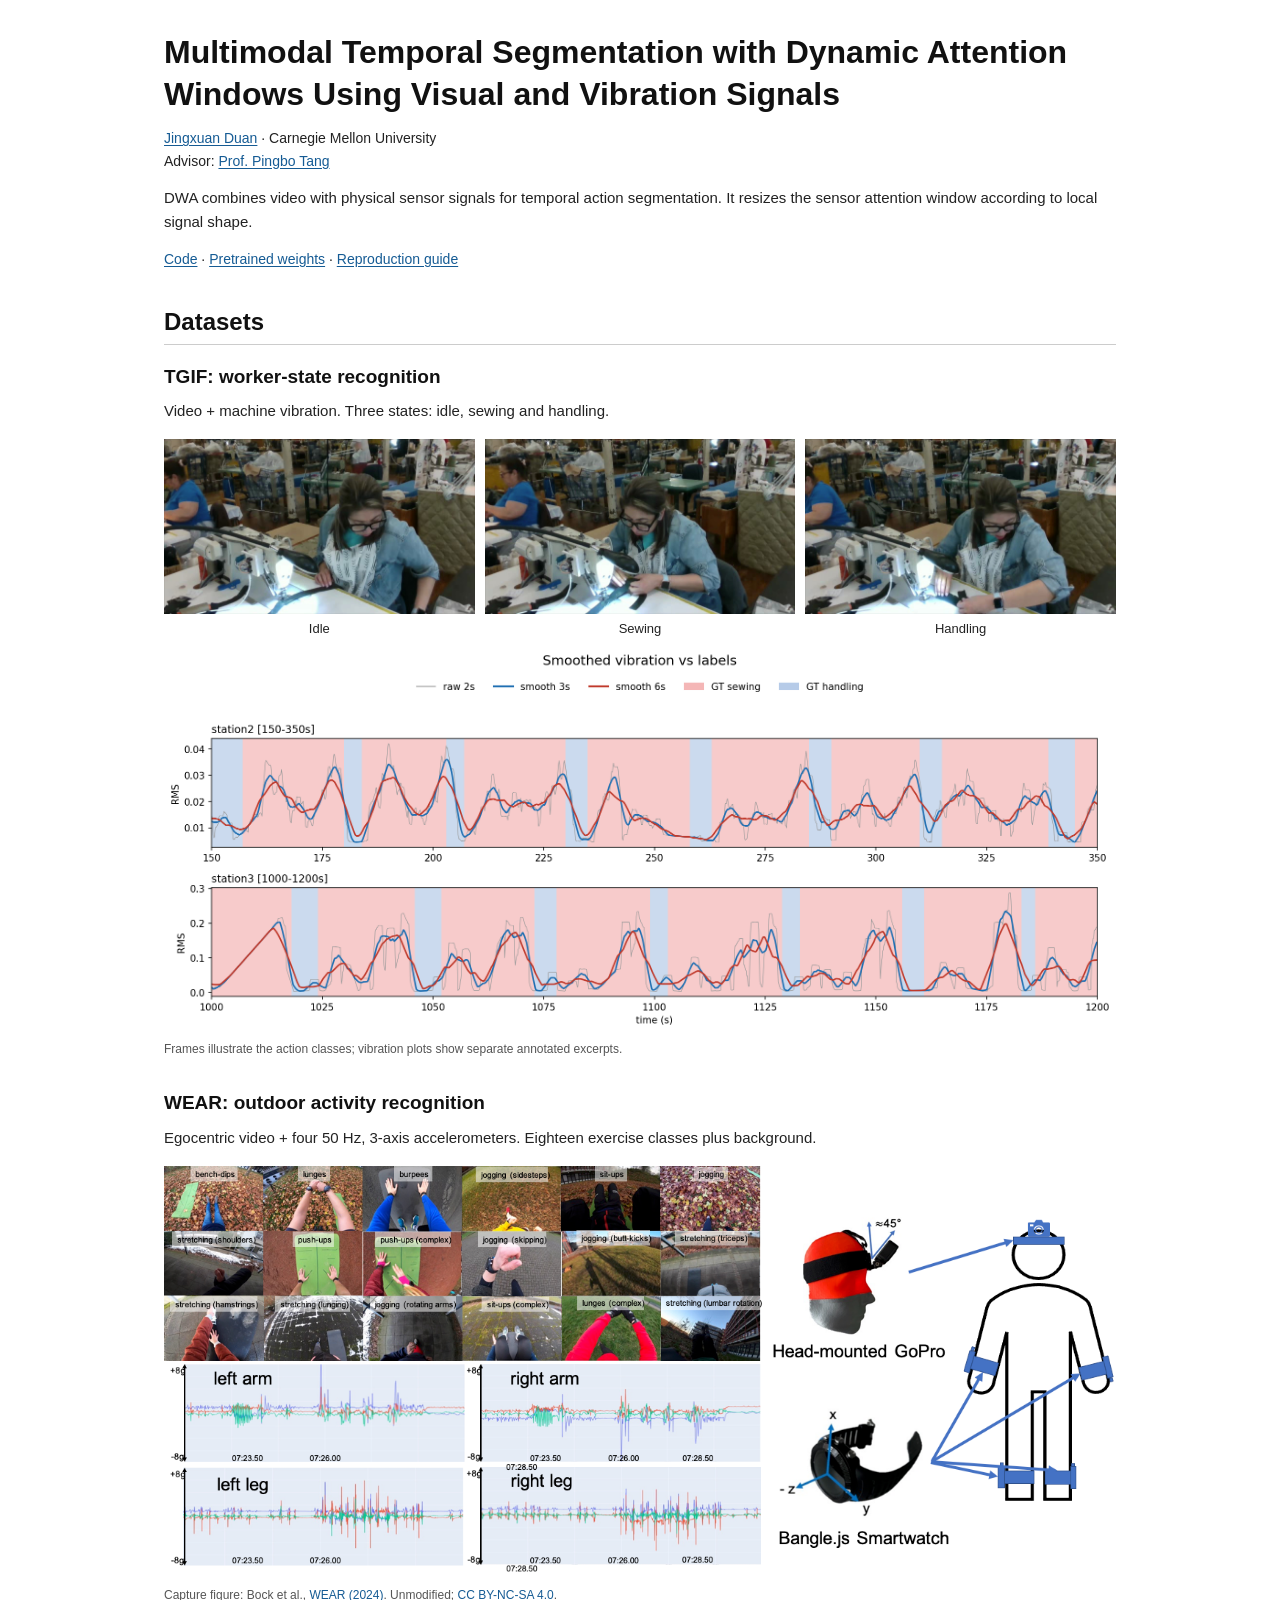
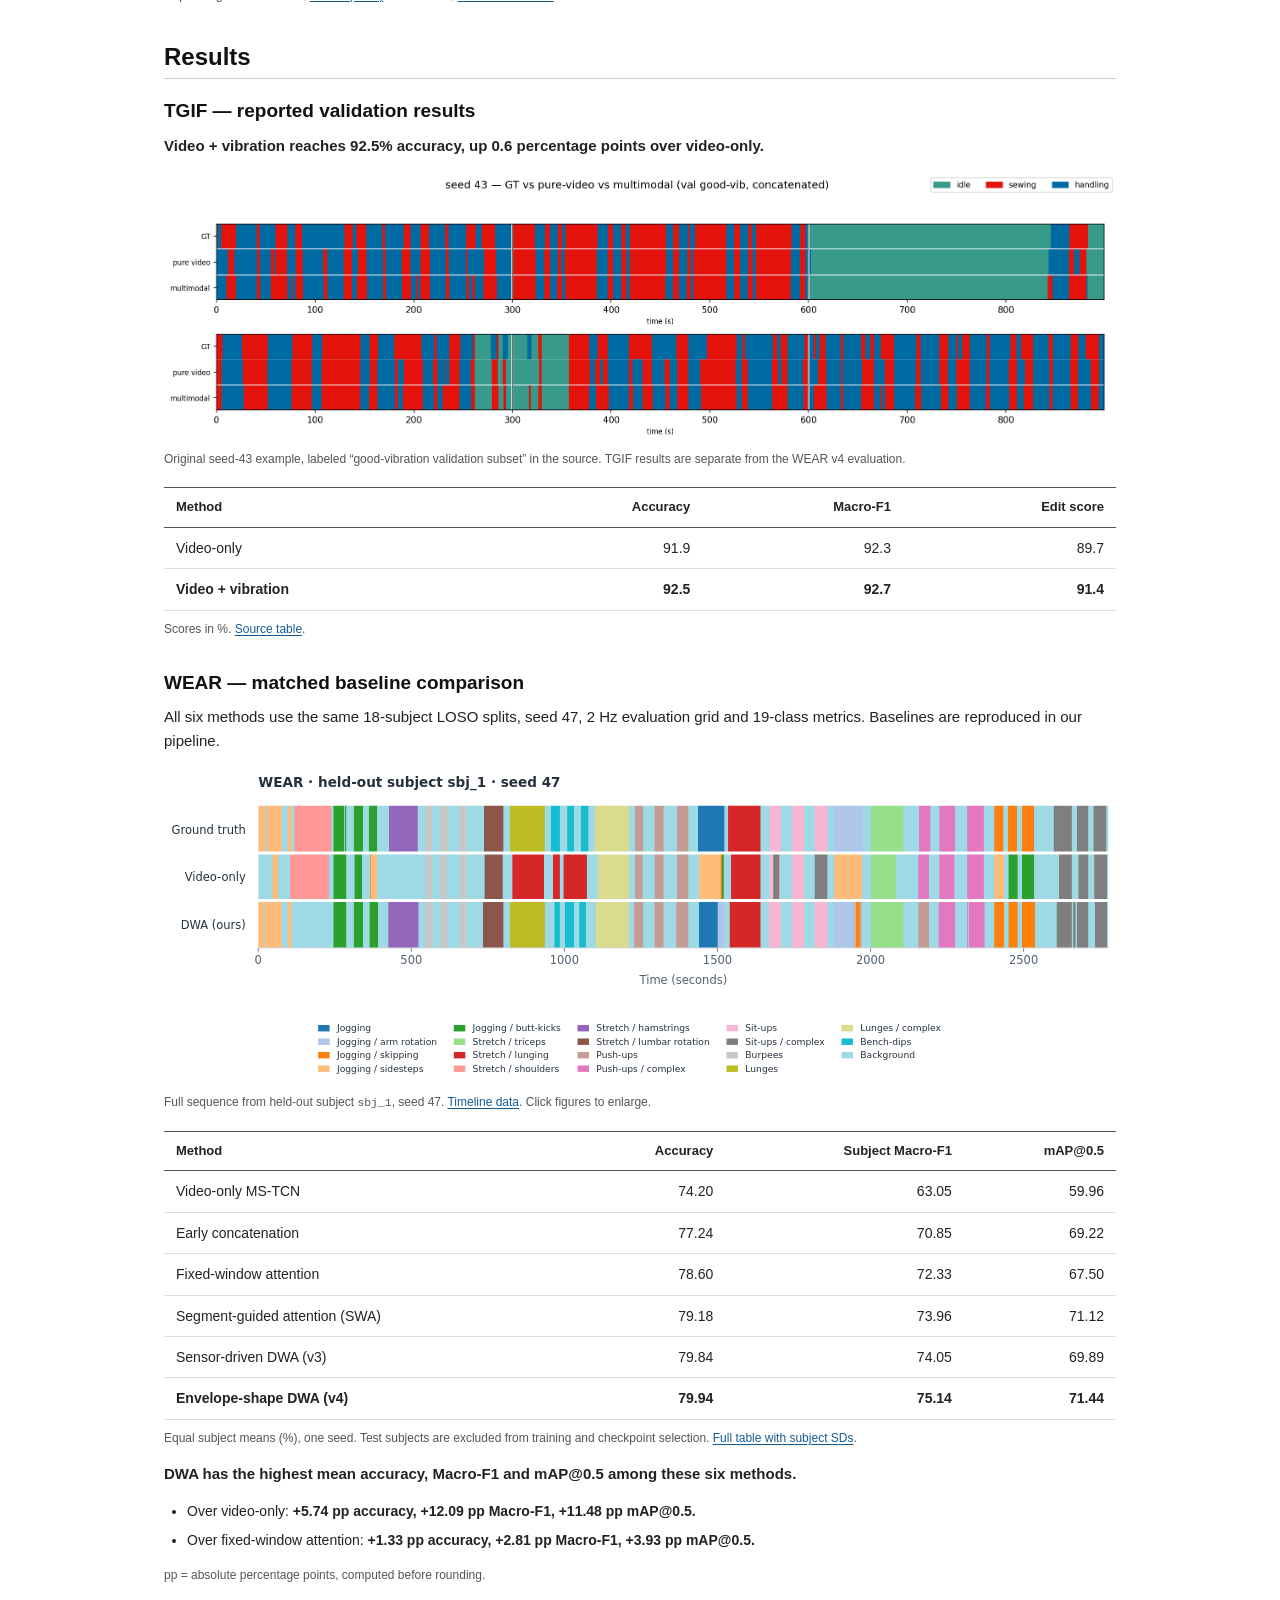
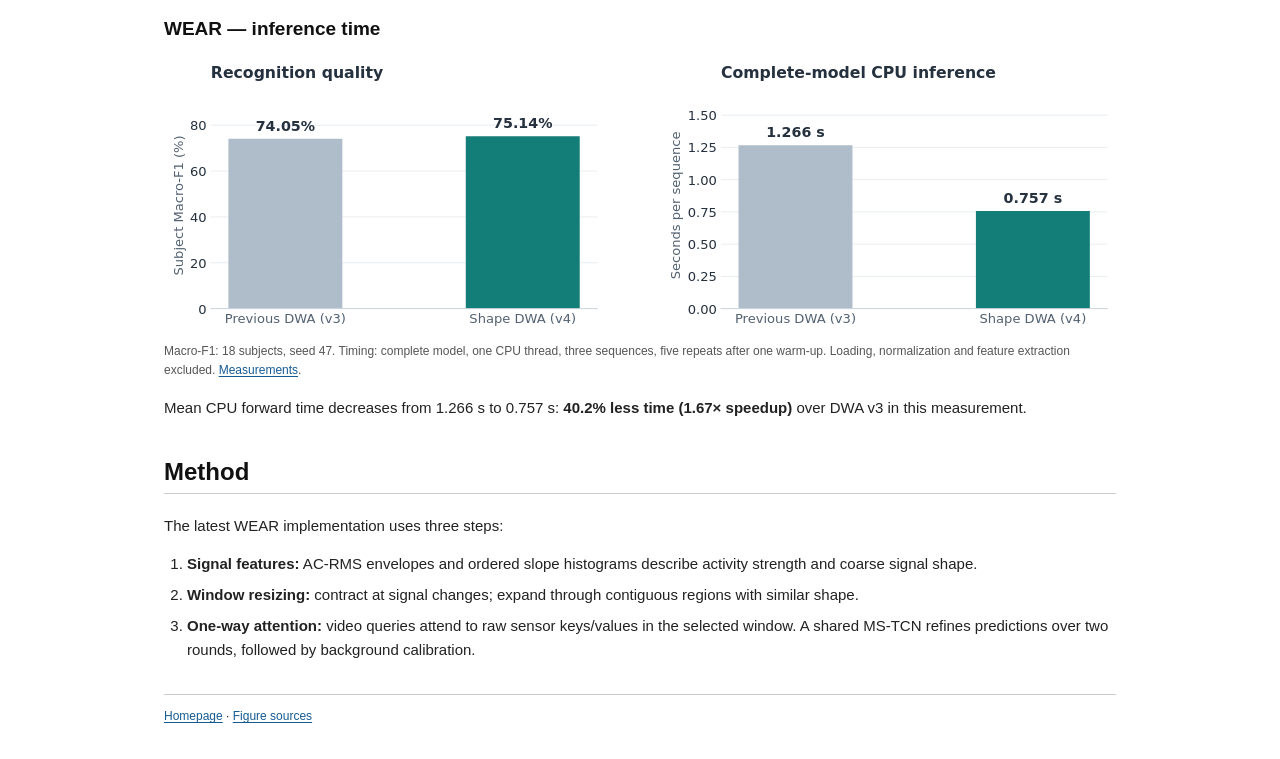
<file: research/dwa/index.html>
<!DOCTYPE html>
<html lang="en">
<head>
  <meta charset="UTF-8">
  <meta name="viewport" content="width=device-width, initial-scale=1.0">
  <title>Multimodal Temporal Segmentation with Dynamic Attention Windows Using Visual and Vibration Signals | Jingxuan Duan</title>
  <meta name="description" content="Video–sensor temporal action segmentation with signal-adaptive attention windows. TGIF and WEAR datasets, matched baseline comparisons, and method.">
  <meta name="author" content="Jingxuan Duan">
  <meta property="og:title" content="Multimodal Temporal Segmentation with Dynamic Attention Windows Using Visual and Vibration Signals">
  <meta property="og:description" content="Video–sensor temporal action segmentation: datasets, results, and method.">
  <meta property="og:type" content="website">
  <meta property="og:url" content="https://shureduan.github.io/research/dwa/">
  <meta property="og:image" content="https://shureduan.github.io/assets/research/dwa/tgif-sewing.jpg">
  <link rel="canonical" href="https://shureduan.github.io/research/dwa/">
  <link rel="stylesheet" href="style.css">
</head>
<body>
  <a class="skip-link" href="#scenarios">Skip to datasets</a>
  <main>
    <header>
      <h1>Multimodal Temporal Segmentation with Dynamic Attention Windows Using Visual and Vibration Signals</h1>
      <p class="byline"><a href="../../">Jingxuan Duan</a> · Carnegie Mellon University<br>Advisor: <a href="https://www.cmu.edu/cee/people/faculty/tang.html">Prof. Pingbo Tang</a></p>
      <p>DWA combines video with physical sensor signals for temporal action segmentation. It resizes the sensor attention window according to local signal shape.</p>
      <p class="links"><a href="https://github.com/shureduan/TGIF-Multimodal-Temporal-Segmentation">Code</a> · <a href="https://github.com/shureduan/TGIF-Multimodal-Temporal-Segmentation/releases/tag/wear-shape-v4-20261020">Pretrained weights</a> · <a href="https://github.com/shureduan/TGIF-Multimodal-Temporal-Segmentation/blob/main/docs/envelope_shape_pilot.md">Reproduction guide</a></p>
    </header>

    <section id="scenarios">
      <h2>Datasets</h2>
      <article>
        <h3>TGIF: worker-state recognition</h3>
        <p>Video + machine vibration. Three states: idle, sewing and handling.</p>
        <figure>
          <div class="state-frames">
            <div><img src="../../assets/research/dwa/tgif-idle.jpg" alt="TGIF worker during an idle interval" width="1280" height="720"><p>Idle</p></div>
            <div><img src="../../assets/research/dwa/tgif-sewing.jpg" alt="TGIF worker operating the sewing machine" width="1280" height="720"><p>Sewing</p></div>
            <div><img src="../../assets/research/dwa/tgif-handling.jpg" alt="TGIF worker handling fabric" width="1280" height="720"><p>Handling</p></div>
          </div>
          <img src="../../assets/research/dwa/tgif_vibration_smoothing.png" alt="TGIF vibration RMS traces with annotated sewing and handling intervals" width="2084" height="841" loading="lazy">
          <figcaption>Frames illustrate the action classes; vibration plots show separate annotated excerpts.</figcaption>
        </figure>
      </article>
      <article>
        <h3>WEAR: outdoor activity recognition</h3>
        <p>Egocentric video + four 50 Hz, 3-axis accelerometers. Eighteen exercise classes plus background.</p>
        <figure>
          <a href="../../assets/research/dwa/wear-capture-setup.png" target="_blank" rel="noopener" aria-label="Open WEAR capture figure at full size"><img src="../../assets/research/dwa/wear-capture-setup.png" alt="Official WEAR exercise images, accelerometer traces, head camera and wrist/ankle sensor setup" width="1295" height="560" loading="lazy"></a>
          <figcaption>Capture figure: Bock et al., <a href="https://mariusbock.github.io/wear/">WEAR (2024)</a>. Unmodified; <a href="https://creativecommons.org/licenses/by-nc-sa/4.0/">CC BY-NC-SA 4.0</a>.</figcaption>
        </figure>
      </article>
    </section>

    <section id="results">
      <h2>Results</h2>
      <article id="tgif-results">
        <h3>TGIF — reported validation results</h3>
        <p><strong>Video + vibration reaches 92.5% accuracy, up 0.6 percentage points over video-only.</strong></p>
        <figure>
          <a href="../../assets/research/dwa/tgif_timeline_seed43.png" target="_blank" rel="noopener" aria-label="Open TGIF segmentation timeline at full size"><img src="../../assets/research/dwa/tgif_timeline_seed43.png" alt="TGIF timelines: ground truth, video-only and multimodal predictions for idle, sewing and handling" width="2247" height="633" loading="lazy"></a>
          <figcaption>Original seed-43 example, labeled “good-vibration validation subset” in the source. TGIF results are separate from the WEAR v4 evaluation.</figcaption>
        </figure>
        <div class="table-scroll"><table class="metrics-table tgif-table">
          <caption class="sr-only">TGIF reported validation scores, percent</caption>
          <thead><tr><th scope="col">Method</th><th scope="col">Accuracy</th><th scope="col">Macro-F1</th><th scope="col">Edit score</th></tr></thead>
          <tbody>
            <tr><th scope="row">Video-only</th><td>91.9</td><td>92.3</td><td>89.7</td></tr>
            <tr class="final-row"><th scope="row">Video + vibration</th><td>92.5</td><td>92.7</td><td>91.4</td></tr>
          </tbody>
        </table></div>
        <p class="note">Scores in %. <a href="../../assets/research/dwa/data/tgif_confirmed_metrics.csv">Source table</a>.</p>
      </article>

      <article id="wear-results">
        <h3>WEAR — matched baseline comparison</h3>
        <p>All six methods use the same 18-subject LOSO splits, seed 47, 2 Hz evaluation grid and 19-class metrics. Baselines are reproduced in our pipeline.</p>
        <figure>
          <a href="../../assets/research/dwa/wear-timeline.svg" target="_blank" rel="noopener" aria-label="Open WEAR segmentation timeline at full size"><img src="../../assets/research/dwa/wear-timeline.svg" alt="WEAR sbj_1 full timeline: ground truth, video-only and envelope-shape DWA predictions" width="1300" height="430" loading="lazy"></a>
          <figcaption>Full sequence from held-out subject <code>sbj_1</code>, seed 47. <a href="../../assets/research/dwa/data/timeline_sbj_1.csv">Timeline data</a>. Click figures to enlarge.</figcaption>
        </figure>
        <div class="table-scroll"><table class="metrics-table wear-table">
          <caption class="sr-only">WEAR: equal subject means, percent; 18 subjects, seed 47</caption>
          <thead><tr><th scope="col">Method</th><th scope="col">Accuracy</th><th scope="col"><span class="desktop-label">Subject </span>Macro-F1</th><th scope="col">mAP@0.5</th></tr></thead>
          <tbody>
            <tr><th scope="row">Video-only MS-TCN</th><td>74.20</td><td>63.05</td><td>59.96</td></tr>
            <tr><th scope="row">Early concatenation</th><td>77.24</td><td>70.85</td><td>69.22</td></tr>
            <tr><th scope="row">Fixed-window attention</th><td>78.60</td><td>72.33</td><td>67.50</td></tr>
            <tr><th scope="row">Segment-guided attention (SWA)</th><td>79.18</td><td>73.96</td><td>71.12</td></tr>
            <tr><th scope="row">Sensor-driven DWA (v3)</th><td>79.84</td><td>74.05</td><td>69.89</td></tr>
            <tr class="final-row"><th scope="row">Envelope-shape DWA (v4)</th><td>79.94</td><td>75.14</td><td>71.44</td></tr>
          </tbody>
        </table></div>
        <p class="note">Equal subject means (%), one seed. Test subjects are excluded from training and checkpoint selection. <a href="../../assets/research/dwa/data/aggregate_metrics.csv">Full table with subject SDs</a>.</p>
        <p><strong>DWA has the highest mean accuracy, Macro-F1 and mAP@0.5 among these six methods.</strong></p>
        <ul class="comparisons">
          <li>Over video-only: <strong>+5.74 pp accuracy, +12.09 pp Macro-F1, +11.48 pp mAP@0.5.</strong></li>
          <li>Over fixed-window attention: <strong>+1.33 pp accuracy, +2.81 pp Macro-F1, +3.93 pp mAP@0.5.</strong></li>
        </ul>
        <p class="note">pp = absolute percentage points, computed before rounding.</p>
      </article>

      <article>
        <h3>WEAR — inference time</h3>
        <figure>
          <a href="../../assets/research/dwa/wear-quality-speed.svg" target="_blank" rel="noopener" aria-label="Open WEAR quality and inference time comparison at full size"><img src="../../assets/research/dwa/wear-quality-speed.svg" alt="DWA v4 versus v3: Macro-F1 75.14 versus 74.05 percent; CPU forward time 0.757 versus 1.266 seconds" width="1150" height="360" loading="lazy"></a>
          <figcaption>Macro-F1: 18 subjects, seed 47. Timing: complete model, one CPU thread, three sequences, five repeats after one warm-up. Loading, normalization and feature extraction excluded. <a href="../../assets/research/dwa/data/inference_timing.csv">Measurements</a>.</figcaption>
        </figure>
        <p>Mean CPU forward time decreases from 1.266 s to 0.757 s: <strong>40.2% less time (1.67× speedup)</strong> over DWA v3 in this measurement.</p>
      </article>
    </section>

    <section id="method">
      <h2>Method</h2>
      <p>The latest WEAR implementation uses three steps:</p>
      <ol>
        <li><strong>Signal features:</strong> AC-RMS envelopes and ordered slope histograms describe activity strength and coarse signal shape.</li>
        <li><strong>Window resizing:</strong> contract at signal changes; expand through contiguous regions with similar shape.</li>
        <li><strong>One-way attention:</strong> video queries attend to raw sensor keys/values in the selected window. A shared MS-TCN refines predictions over two rounds, followed by background calibration.</li>
      </ol>
    </section>
  </main>
  <footer><a href="../../">Homepage</a> · <a href="../../assets/research/dwa/ATTRIBUTION.md">Figure sources</a></footer>
</body>
</html>
</file>
<file: research/dwa/style.css>
* { box-sizing:border-box; }
html { scroll-padding-top:20px; }
body { max-width:1000px; margin:0 auto; padding:32px 24px; background:#fff; color:#222; font-family:Arial,Helvetica,sans-serif; font-size:15px; line-height:1.6; }
a { color:#155b94; text-underline-offset:2px; }
a:hover { text-decoration-thickness:2px; }
a:focus-visible { outline:2px solid #155b94; outline-offset:3px; }
h1,h2,h3 { color:#111; line-height:1.3; }
h1 { margin:0 0 12px; font-size:32px; }
h2 { margin:0 0 20px; padding-bottom:6px; border-bottom:1px solid #ccc; font-size:24px; }
h3 { margin:0 0 10px; font-size:19px; }
p { margin:0 0 14px; }
header { margin-bottom:34px; }
.byline,.links { font-size:14px; }
.byline { margin-bottom:14px; }
section { margin-top:36px; }
article+article { margin-top:32px; }
figure { margin:16px 0; }
img { display:block; width:100%; max-width:100%; height:auto; }
figcaption { margin-top:8px; font-size:12px; line-height:1.6; color:#555; }
.state-frames { display:grid; grid-template-columns:repeat(3,1fr); gap:10px; }
.state-frames p { margin:5px 0 8px; text-align:center; font-size:13px; }
.table-scroll { overflow-x:auto; margin-top:18px; }
.metrics-table { width:100%; border-collapse:collapse; text-align:right; font-size:14px; font-variant-numeric:tabular-nums; }
.metrics-table th,.metrics-table td { padding:9px 12px; border-bottom:1px solid #ddd; white-space:nowrap; }
.metrics-table thead th { border-top:1px solid #555; border-bottom:1px solid #555; font-size:13px; font-weight:600; }
.metrics-table th:first-child { text-align:left; }
.metrics-table tbody th { font-weight:400; }
.metrics-table .final-row th,.metrics-table .final-row td { font-weight:700; }
.note { margin-top:9px; font-size:12px; color:#555; }
ul,ol { margin:0 0 14px; padding-left:23px; }
li { margin-bottom:7px; }
.comparisons { font-size:14px; }
code { font-size:.95em; }
footer { margin-top:32px; padding-top:12px; border-top:1px solid #ccc; font-size:12px; }
.sr-only { position:absolute; width:1px; height:1px; padding:0; margin:-1px; overflow:hidden; clip:rect(0,0,0,0); white-space:nowrap; border:0; }
.skip-link { position:absolute; left:16px; top:-60px; padding:8px; background:#fff; }
.skip-link:focus { top:8px; }
@media (max-width:600px) {
  body { padding:22px 18px; font-size:14px; }
  h1 { font-size:27px; }
  h2 { font-size:22px; }
  h3 { font-size:18px; }
  .state-frames { gap:6px; }
  .state-frames p { font-size:12px; }
  .metrics-table { table-layout:fixed; font-size:12px; }
  .metrics-table th,.metrics-table td { padding:9px 5px; }
  .metrics-table th:first-child { width:42%; white-space:normal; }
  .metrics-table thead th { font-size:10px; white-space:normal; }
  .desktop-label { display:none; }
}
</file>
